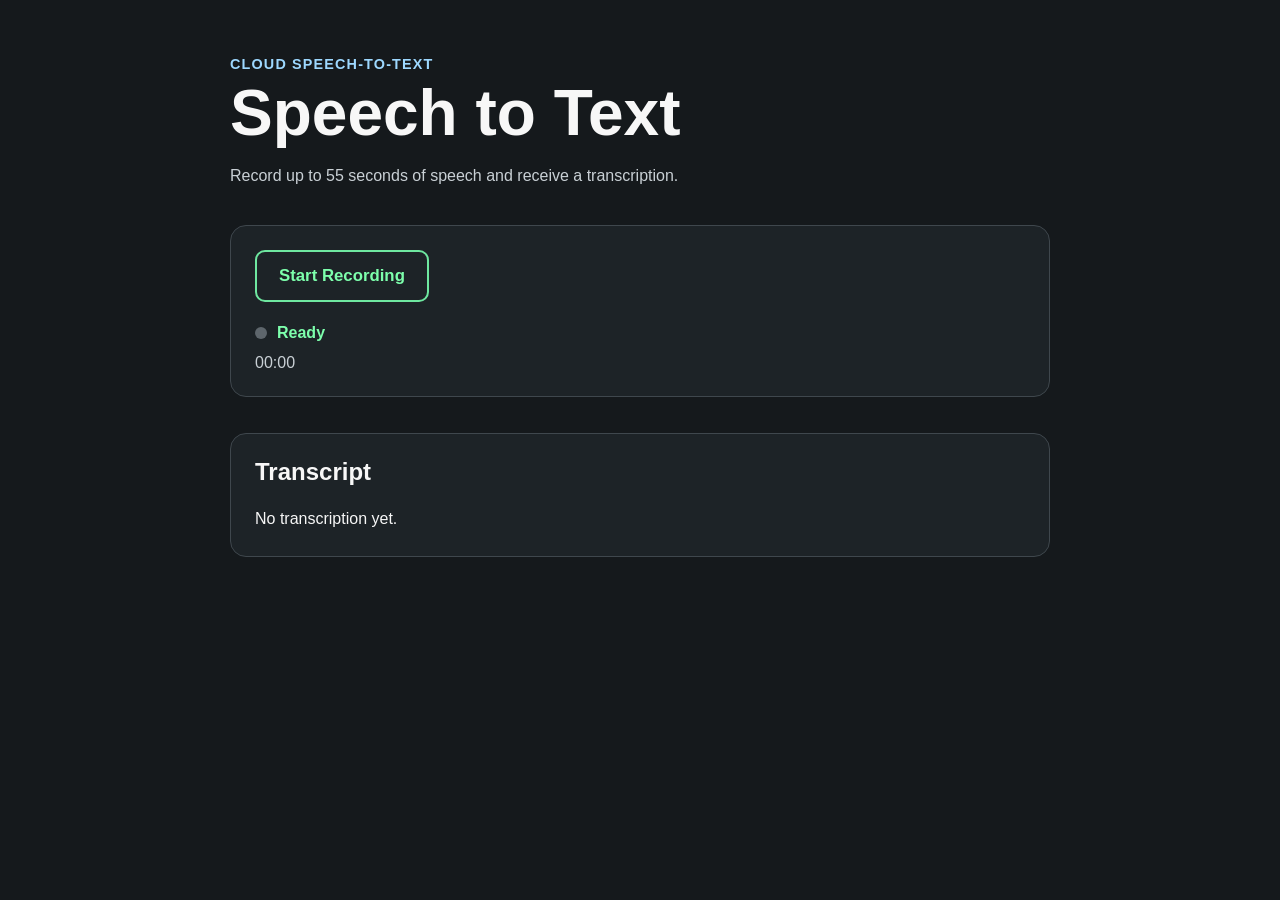
<file: CCPproject/src/main/resources/static/index.html>
<!doctype html>
<html lang="en">
  <head>
    <meta charset="UTF-8" />
    <meta name="viewport" content="width=device-width, initial-scale=1.0" />
    <title>Speech to Text</title>
    <link rel="stylesheet" href="style.css" />
  </head>
  <body>
    <main class="app" aria-labelledby="page-title">
      <header>
        <p class="eyebrow">Cloud Speech-to-Text</p>
        <h1 id="page-title">Speech to Text</h1>
        <p class="intro">
          Record up to 55 seconds of speech and receive a transcription.
        </p>
      </header>

      <section class="recorder" aria-labelledby="recorder-heading">
        <h2 id="recorder-heading" class="sr-only">Audio recorder</h2>

        <button id="recordingButton" type="button" aria-pressed="false">
          Start Recording
        </button>

        <div class="status-row">
          <span
            id="recordingIndicator"
            class="indicator"
            aria-hidden="true"
          ></span>
          <p id="status" role="status" aria-live="polite">Ready</p>
        </div>

        <p id="timer" class="timer" aria-live="off">00:00</p>
      </section>

      <section class="result" aria-labelledby="transcript-heading">
        <h2 id="transcript-heading">Transcript</h2>
        <p id="transcription" aria-live="polite">No transcription yet.</p>
      </section>
    </main>

    <script src="script.js"></script>
  </body>
</html>
</file>
<file: CCPproject/src/main/resources/static/style.css>
/*Used the help of AI for the design of the application*/

:root {
  font-family: Arial, Helvetica, sans-serif;
  color-scheme: light dark;
}

* {
  box-sizing: border-box;
}

body {
  margin: 0;
  min-height: 100vh;
  background: #15191c;
  color: #f7f7f7;
}

.app {
  width: min(820px, calc(100% - 32px));
  margin: 0 auto;
  padding: 56px 0 80px;
}

.eyebrow {
  margin: 0 0 8px;
  font-size: 0.9rem;
  font-weight: 700;
  letter-spacing: 0.08em;
  text-transform: uppercase;
  color: #9dd8ff;
}

h1 {
  margin: 0;
  font-size: clamp(2.4rem, 7vw, 4rem);
  line-height: 1.05;
}

.intro {
  max-width: 620px;
  margin: 16px 0 0;
  color: #c9d0d5;
  line-height: 1.6;
}

.recorder,
.result {
  margin-top: 36px;
  padding: 24px;
  border: 1px solid #3f474d;
  border-radius: 16px;
  background: #1d2327;
}

button {
  min-height: 52px;
  padding: 0 22px;
  border: 2px solid #6ee7a0;
  border-radius: 10px;
  background: transparent;
  color: #7dffac;
  font: inherit;
  font-size: 1.05rem;
  font-weight: 700;
  cursor: pointer;
}

button:hover:not(:disabled) {
  background: #183827;
}

button:focus-visible {
  outline: 4px solid #9dd8ff;
  outline-offset: 4px;
}

button[data-state="recording"] {
  border-color: #ff8a8a;
  color: #ffb1b1;
}

button:disabled {
  cursor: wait;
  border-color: #7c858c;
  color: #b9c0c5;
  opacity: 0.8;
}

.status-row {
  display: flex;
  align-items: center;
  gap: 10px;
  margin-top: 22px;
}

#status {
  margin: 0;
  font-weight: 700;
  color: #7dffac;
}

#status[data-kind="error"] {
  color: #ffb1b1;
}

#status[data-kind="recording"] {
  color: #ffb1b1;
}

#status[data-kind="busy"] {
  color: #d7dce0;
}

.indicator {
  width: 12px;
  height: 12px;
  border-radius: 50%;
  background: #5e666c;
}

.indicator.recording {
  background: #ff6262;
  box-shadow: 0 0 0 6px rgba(255, 98, 98, 0.15);
}

.timer {
  margin: 12px 0 0;
  font-variant-numeric: tabular-nums;
  color: #c9d0d5;
}

.result h2 {
  margin-top: 0;
}

#transcription {
  margin-bottom: 0;
  white-space: pre-wrap;
  line-height: 1.65;
}

.sr-only {
  position: absolute;
  width: 1px;
  height: 1px;
  padding: 0;
  margin: -1px;
  overflow: hidden;
  clip: rect(0, 0, 0, 0);
  white-space: nowrap;
  border: 0;
}

@media (max-width: 520px) {
  .app {
    padding-top: 32px;
  }

  .recorder,
  .result {
    padding: 18px;
  }

  button {
    width: 100%;
  }
}
</file>
